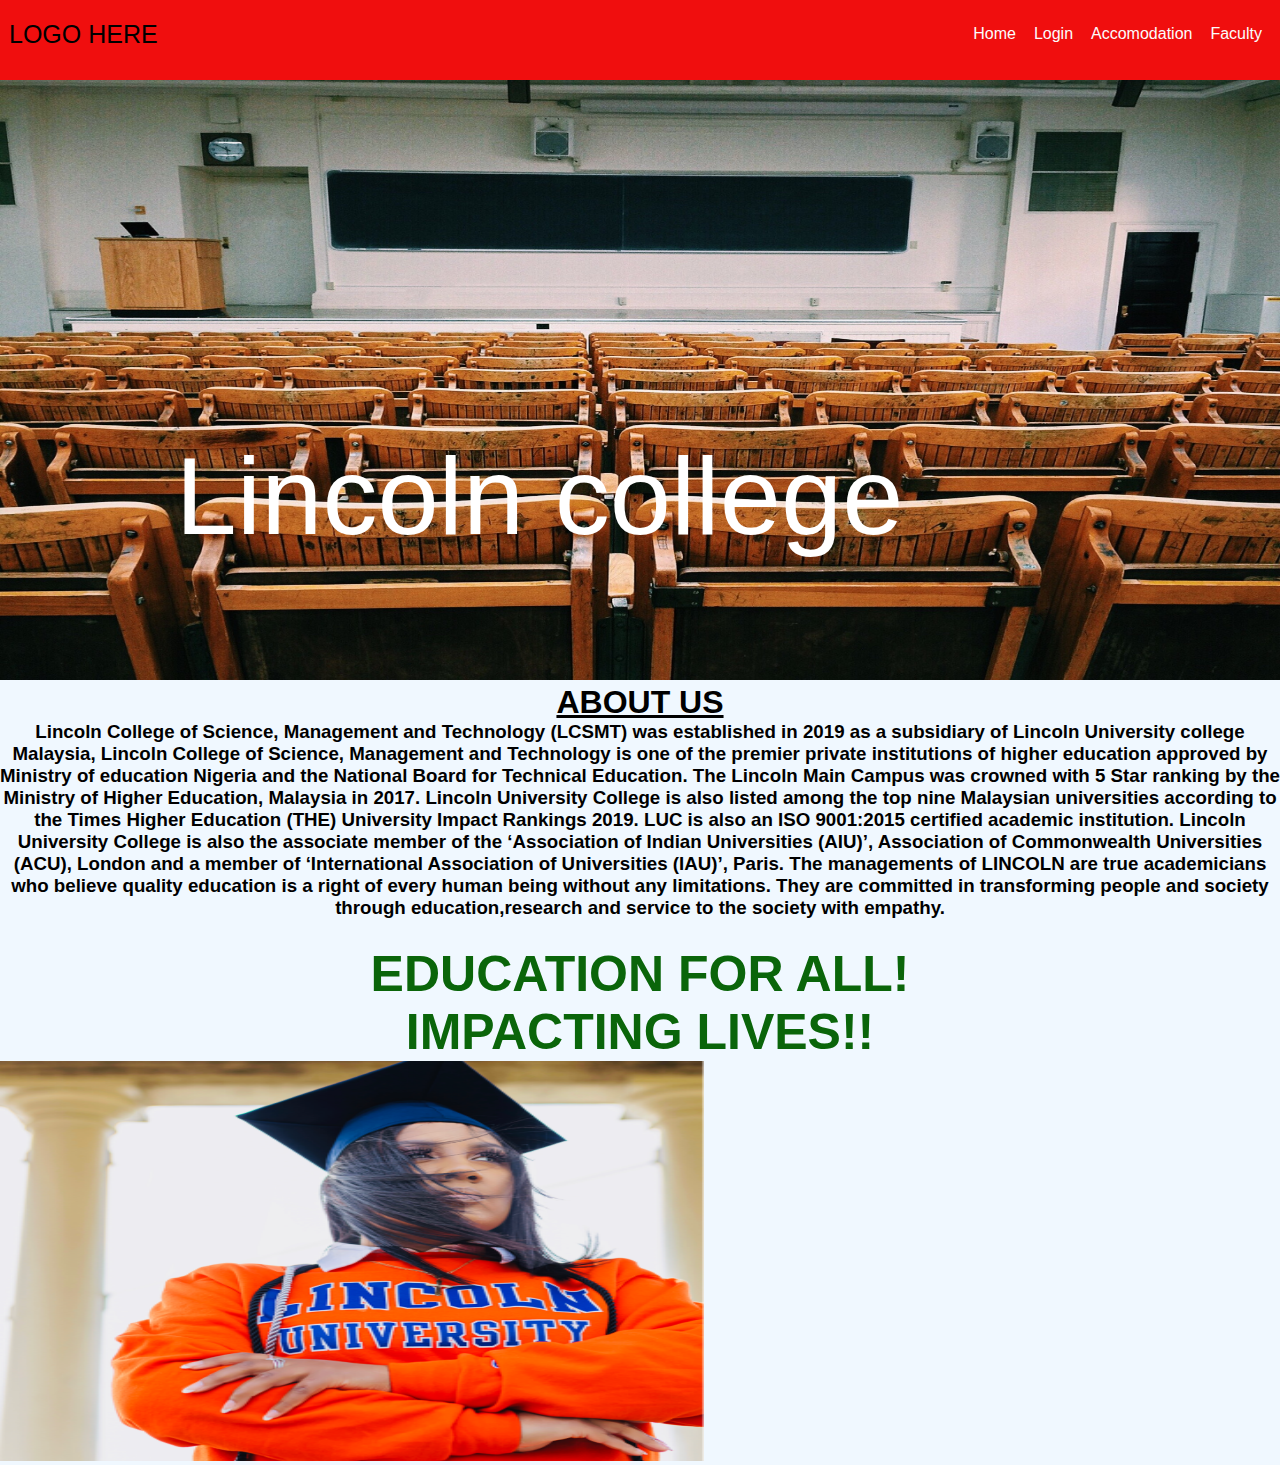
<file: about - Copy.html>
<!DOCTYPE html>
<html lang="en">
<head>
    <meta charset="UTF-8">
    <meta http-equiv="X-UA-Compatible" content="IE=edge">
    <meta name="viewport" content="width=device-width, initial-scale=1.0">
    <title>about</title>
    <link rel="stylesheet" href="about.css">
</head>
<body>
    <nav>
        <div class="logo">LOGO HERE</div>
        <div class="links">
            <li><a href="#">Home</a></li>
            <li><a href="#">Login</a></li>
            <li><a href="#">Accomodation</a></li>
            <li><a href="#">Faculty</a></li>
        </div>
    </nav>

    <!-- <div class="text">
    ABOUT US
    </div> -->
<!-- </nav> 
<div class="flex-container">   

     <div class="flex-item1">
                 <h1>about us</h1>
                 <p>Lincoln college of science management and technology,<br>is a higher institution, a subsidiary
                of Lincoln university malaysia</b></p>
            </div>
            <div class="flex-item2">
                <h1>our goals</h1>
            </div>
            <div class="flex-item3">
                <h1>aims and objectives</h1>
            </div> -->
<div class="banner">
    <img src="po1.jpg" width="100%" height="600px"><div class="centered"> Lincoln college</div>
</div>        
            <div class="my">
                <h1>ABOUT US</h1>
                 <h3>Lincoln College of Science, Management and Technology (LCSMT) was established in 2019 as a subsidiary of Lincoln University college Malaysia, Lincoln College of Science, Management and Technology is one of the premier private institutions of higher education approved by Ministry of education Nigeria and the National Board for Technical Education.
                    The Lincoln Main Campus was crowned with 5 Star ranking by the Ministry of Higher Education, Malaysia in 2017. Lincoln University College is also listed among the top nine Malaysian universities according to the Times Higher Education (THE) University Impact Rankings 2019. LUC is also an ISO 9001:2015 certified academic institution. Lincoln University College is also the associate member of the ‘Association of Indian Universities (AIU)’, Association of Commonwealth Universities (ACU), London and a member of ‘International Association of Universities (IAU)’, Paris.
                    The managements of LINCOLN are true academicians who believe quality education is a right of every human being without any limitations. They are committed in transforming people and society through education,research and service to the society with empathy.
                </h3> 
            </div>
           


            <div class="h2">
                <h2>EDUCATION FOR ALL!<BR> IMPACTING LIVES!!</h2>
            </div>
            <div class="banner2">
                <image src="project2.png" width="55%" height="400px"></image>
            </div>
       

    
    
</body>
</html>
</file>
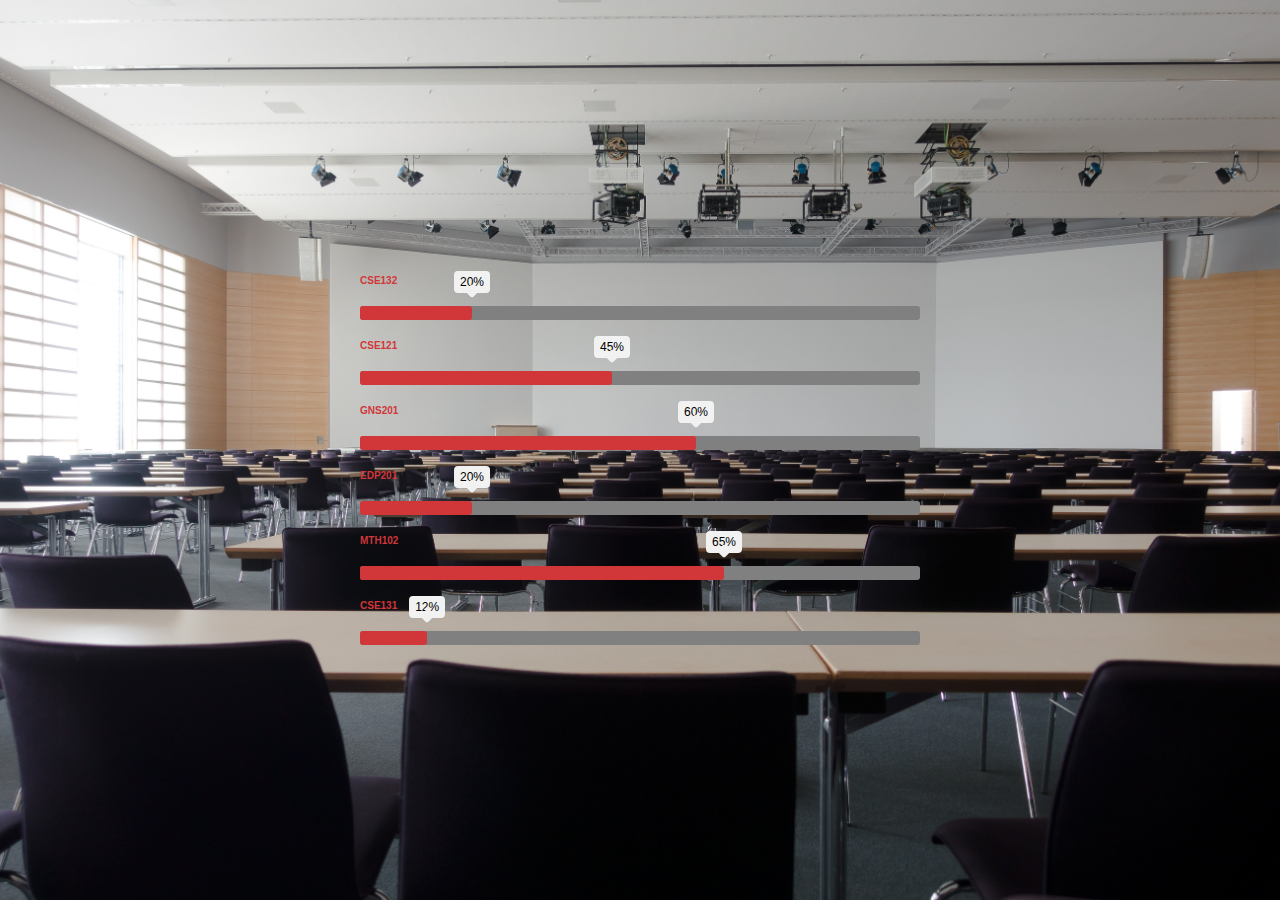
<file: accessment.html>
<!DOCTYPE html>
<html lang="en">
<head>
    <meta charset="UTF-8">
    <meta name="viewport" content="width=device-width, initial-scale=1.0">
    <link rel="stylesheet" href="style/rating.css">
    <title>ratings</title>
</head>
<body>
    

    <div class="skills">
        <div class="skill">
            <div class="skill-name">CSE132</div>
            <div class="skill-bar">
                <div class="skill-per" per="20%" style="max-width: 20%"></div>
            </div>
        </div>

        <div class="skill">
            <div class="skill-name">CSE121</div>
            <div class="skill-bar">
                <div class="skill-per" per="45%" style="max-width: 45%"></div>
            </div>
        </div>

        <div class="skill">
            <div class="skill-name">GNS201</div>
            <div class="skill-bar">
                <div class="skill-per" per="60%" style="max-width: 60%"></div>
            </div>
        </div>

        <div class="skill">
            <div class="skill-name">EDP201</div>
            <div class="skill-bar">
                <div class="skill-per" per="20%" style="max-width: 20%"></div>
            </div>
        </div>

        <div class="skill">
            <div class="skill-name">MTH102</div>
            <div class="skill-bar">
                <div class="skill-per" per="65%" style="max-width: 65%"></div>
            </div>
        </div>

        <div class="skill">
            <div class="skill-name">CSE131</div>
            <div class="skill-bar">
                <div class="skill-per" per="12%" style="max-width: 12%"></div>
            </div>
        </div>
    </div>
</body>
</html>
</file>
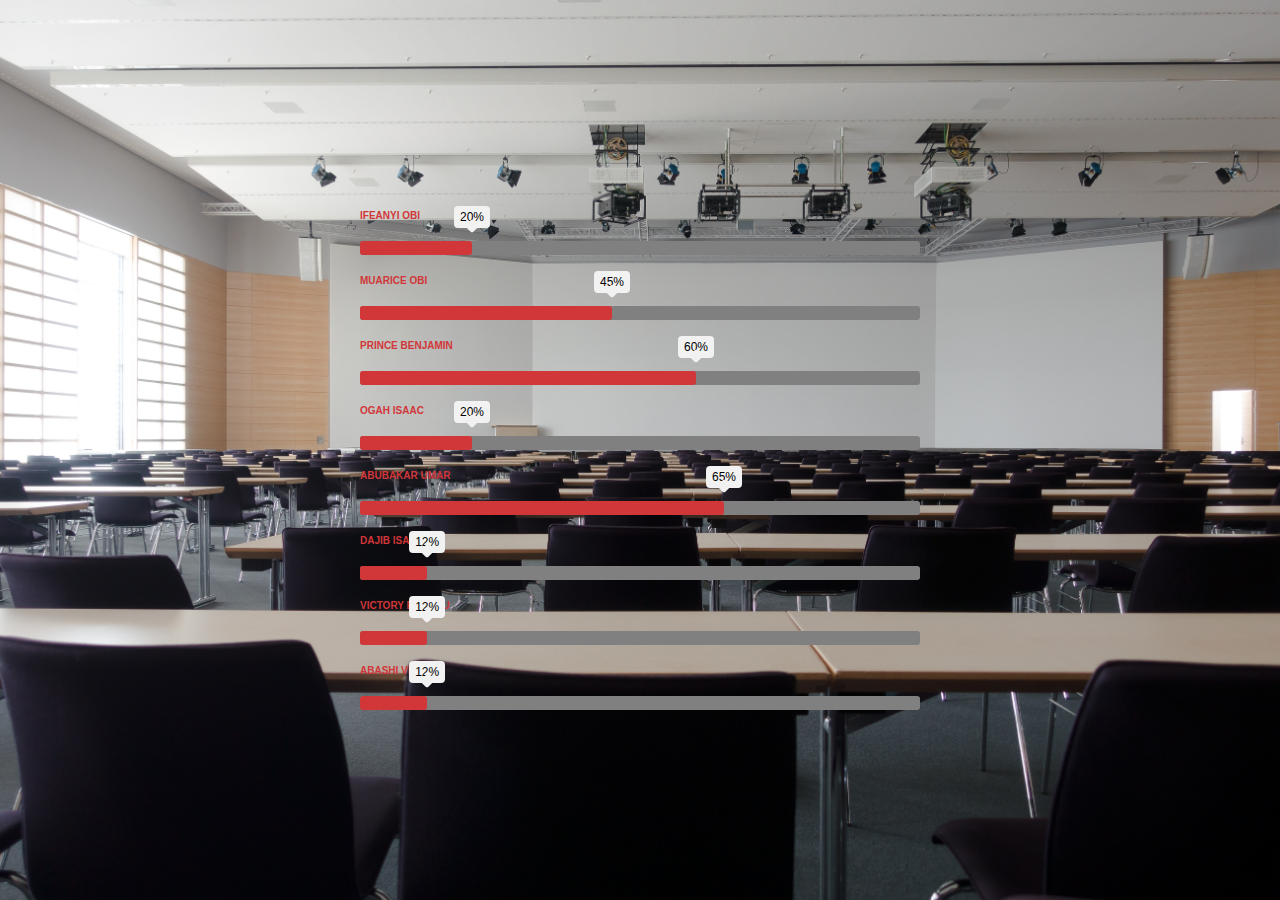
<file: accessmentstaff.html>
<!DOCTYPE html>
<html lang="en">
<head>
    <meta charset="UTF-8">
    <meta name="viewport" content="width=device-width, initial-scale=1.0">
    <link rel="stylesheet" href="style/rating.css">
    <title>ratings</title>
</head>
<body>
    

    <div class="skills">
        <div class="skill">
            <div class="skill-name">Ifeanyi Obi</div>
            <div class="skill-bar">
                <div class="skill-per" per="20%" style="max-width: 20%"></div>
            </div>
        </div>

        <div class="skill">
            <div class="skill-name">Muarice Obi</div>
            <div class="skill-bar">
                <div class="skill-per" per="45%" style="max-width: 45%"></div>
            </div>
        </div>

        <div class="skill">
            <div class="skill-name">Prince Benjamin</div>
            <div class="skill-bar">
                <div class="skill-per" per="60%" style="max-width: 60%"></div>
            </div>
        </div>

        <div class="skill">
            <div class="skill-name">Ogah Isaac</div>
            <div class="skill-bar">
                <div class="skill-per" per="20%" style="max-width: 20%"></div>
            </div>
        </div>

        <div class="skill">
            <div class="skill-name">Abubakar Umar</div>
            <div class="skill-bar">
                <div class="skill-per" per="65%" style="max-width: 65%"></div>
            </div>
        </div>

        <div class="skill">
            <div class="skill-name">Dajib Isa</div>
            <div class="skill-bar">
                <div class="skill-per" per="12%" style="max-width: 12%"></div>
            </div>
        </div>

        <div class="skill">
            <div class="skill-name">Victory Egbunu</div>
            <div class="skill-bar">
                <div class="skill-per" per="12%" style="max-width: 12%"></div>
            </div>

            <div class="skill">
                <div class="skill-name">Abashi Victor</div>
                <div class="skill-bar">
                    <div class="skill-per" per="12%" style="max-width: 12%"></div>
                </div>
            </div>

        </div>
    </div>
</body>
</html>
</file>
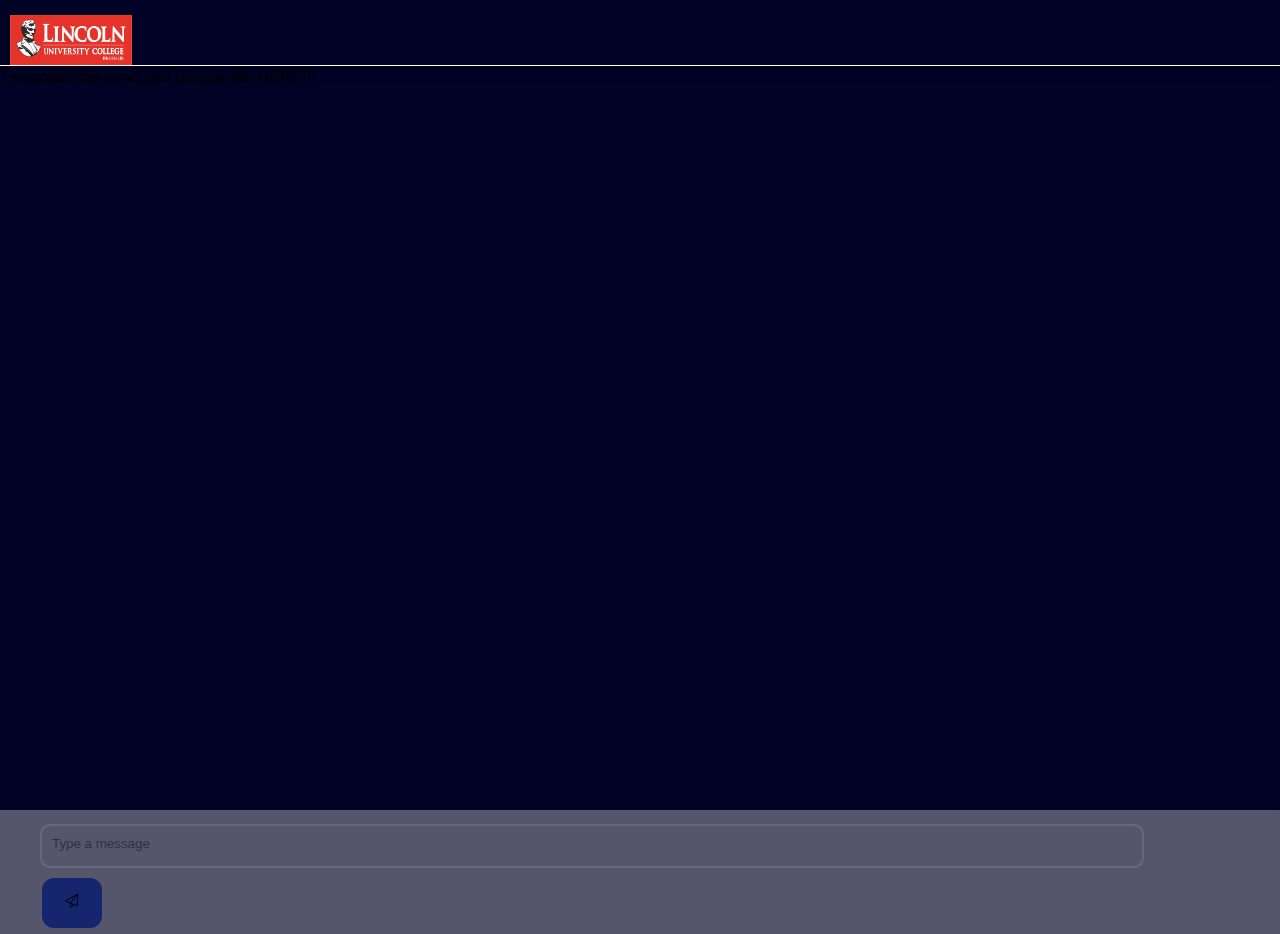
<file: chat.html>
<!DOCTYPE html>
<html lang="en">
<head>
    <meta charset="UTF-8">
    <meta name="viewport" content="width=device-width, initial-scale=1.0">
    <link rel="stylesheet" href="style.css">
    <title>LCSMT</title>
</head>
<body>
    <div class="header-area">
        <img src="image/images.png" height="50px" alt="">
    </div>
    <!--Message bar-->
    <div class="message-area" id="message-area">
       I removed the send and receive btn HERE!!!
    </div>
    <!--Typing Area-->

    <div class="text-area-cont">
        <div class="typing-area">
            <textarea name="" id="typing-box" class="typing-box" placeholder="Type a message"></textarea>
            <button class="send-button" onclick="sendMessage()"><img src="image/send.png" alt=""></button>
        </div>
    </div>
    <script src="javascript.js"></script>
</body>
</html>
<!--<div class="uploads">
                <form action="/action_page.php">
                    <input type="file" id="myFile" name="filename">
                    <input type="submit" onclick="sendUpload()">
                </form>
            </div>-->
</file>
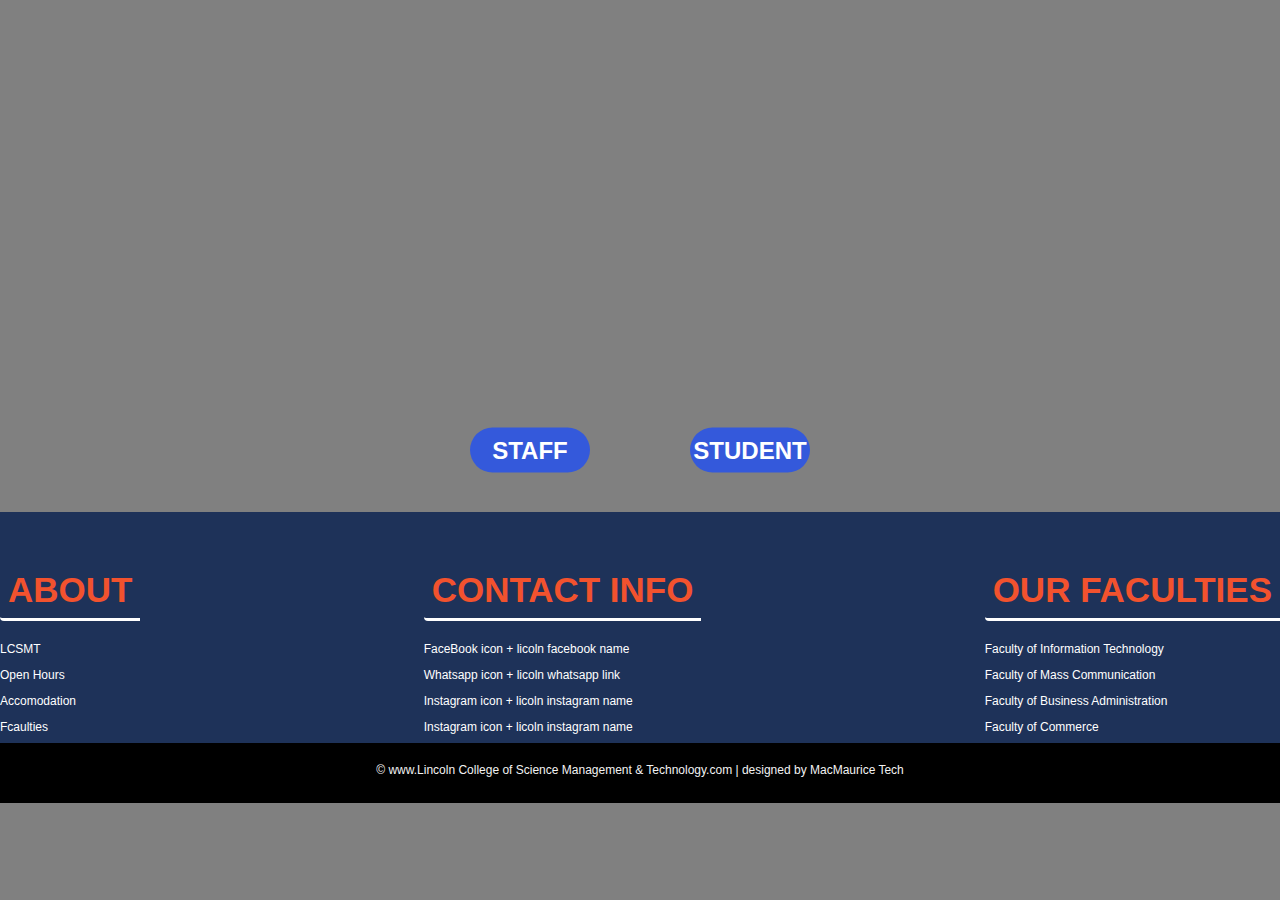
<file: choose.html>
<!DOCTYPE html>
<html lang="en">
<head>
    <meta charset="UTF-8">
    <meta http-equiv="X-UA-Compatible" content="IE=edge">
    <meta name="viewport" content="width=device-width, initial-scale=1.0">
    <style>
        *{
            padding: 0;
            margin: 0;
            font-family: sans-serif;

        }
        body{
            background: gray;
        }
        .middle{
            position: absolute;
            top: 50%;
            left: 50%;
            transform: translate(-50%, -50%);
            display: flex;
            justify-content: space-between;
            flex-direction: row;
        }
        .middle .item{
            margin: 50px;
            width: 120px;
            height: 45px;
            text-decoration: none;
            background: #3459db;
            color: #fff;
            border: none;
            border-radius: 24px;
            display: flex;
            justify-content: center;
            align-items: center;
            text-align: center; 
            transition: .5s;
        }
        .middle .item a{
            text-decoration: none;
            color: #fff;
            font-size: 24px;
        }
        .middle .item:hover{
            height: 50px;
            width: 125px;
            background: lightgray;
            background: #ccc;
        }
        /*footer*/
        footer{
            margin-top: 40%;
            background: #1e3259;
            width: 100%;
            height: 200px;
            padding-top: 50px;  
            text-decoration: none;

}
footer .cont{
    display: flex;
    justify-content: space-between;
    flex-direction: row;      
}
footer .cont h3{
    color: #f2522e;
    font-family: 'Trebuchet MS', 'Lucida Sans Unicode', 'Lucida Grande', 'Lucida Sans', Arial, sans-serif;
    font-weight: 800;
    font-size: 35px;
    padding: 8px;
    border-bottom: 3px solid #fff;
    border-bottom-left-radius: 4px;
}
footer .cont li{
    list-style: none;
    margin-bottom: 8px;
}
footer .cont a{
    color: #fff;
    text-decoration: none;
    font-size: 12px;
}
footer .bottom{
    color: #f2f2f2;
    background: #000;
    height: 40px;
    text-align: center;
    font-size: 12px;
    padding-top: 20px;
}
    </style>
    <title>portal</title>
</head>
<body>
    <div class="middle">
        <div class="item"><h3><a href="login.html">STAFF</a></h3></div>
        <div class="item"><h3><a href="login.html">STUDENT</a></h3></div>
    </div>


    <!--FOOTER-->
    <footer>
        <div class="cont">
            <div class="info-footer">
                <h3 class="hed">ABOUT</h3>
                <br>
                <li><a href="#">LCSMT</a></li>
                <li><a href="#">Open Hours</a></li>
                <li><a href="#">Accomodation</a></li>
                <li><a href="#">Fcaulties</a></li>
            </div>
            <div class="contact">
                <h3>CONTACT INFO</h3>
                <br>
                <li><a href="https://facebook.com">FaceBook icon + licoln facebook name</a></li>
                <li><a href="https://facebook.com">Whatsapp icon + licoln whatsapp link</a></li>
                <li><a href="https://facebook.com">Instagram icon + licoln instagram name</a></li>
                <li><a href="https://facebook.com">Instagram icon + licoln instagram name</a></li>
            </div>
            <div class="faculties">
                <h3>OUR FACULTIES</h3>
                <br>
                <li><a href="#">Faculty of Information Technology</a></li>
                <li><a href="#">Faculty of Mass Communication</a></li>
                <li><a href="#">Faculty of Business Administration</a></li>
                <li><a href="#">Faculty of Commerce</a></li>
            </div>
        </div>
        <div class="bottom">
            &copy; www.Lincoln College of Science Management & Technology.com | designed by MacMaurice Tech
        </div>
    </footer>
    <!--FOOTER-->
</body>
</html>
</file>
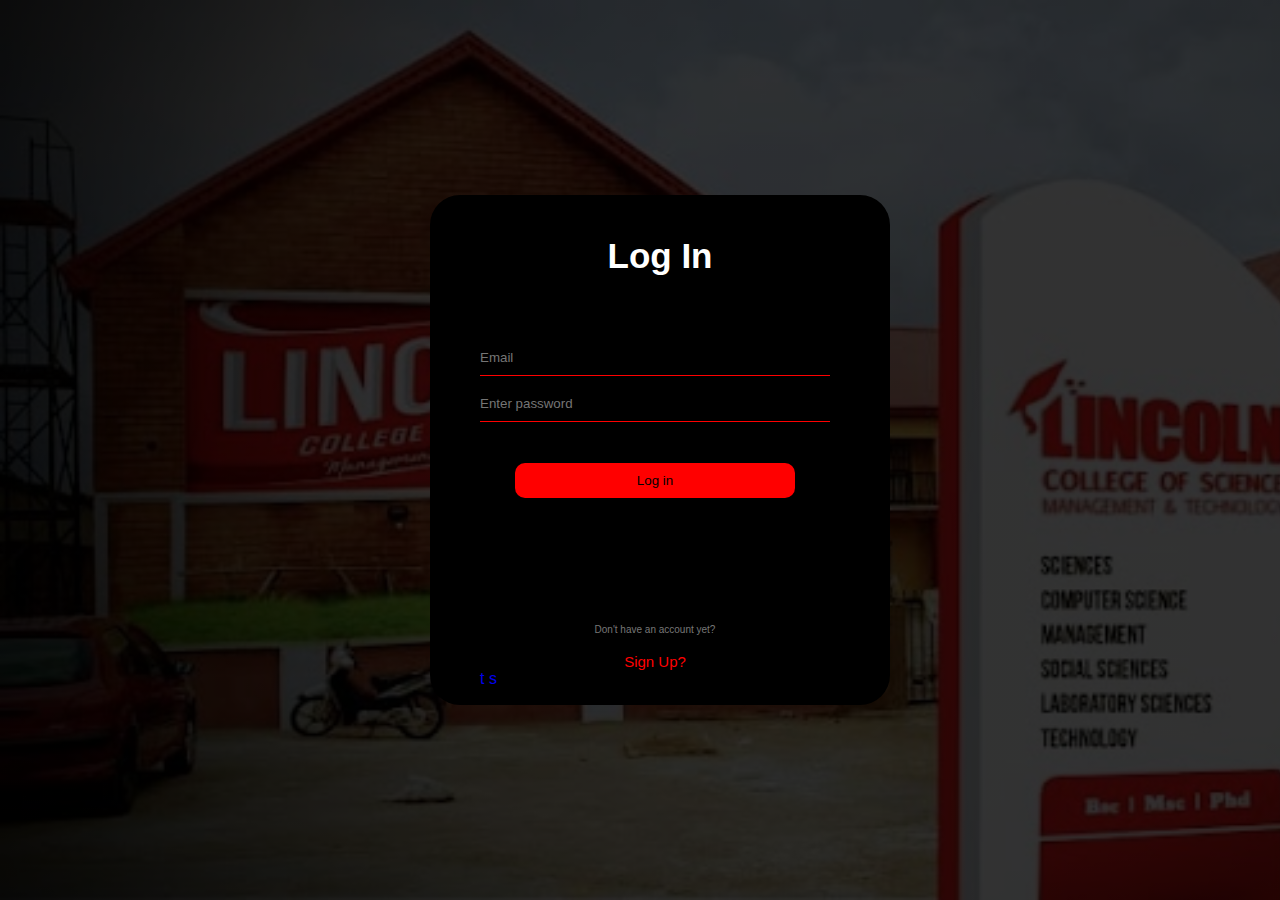
<file: login.html>
<html>

<head>
<meta charset="UTF-8">
<title>LOG IN</title>
<style>
   * {
margin: 0;
padding: 0;
font-family: sans-serif;

}

a {
    text-decoration: none;
}
.h1{
    color: darkblue;
}

body{
    display: flex;
    align-items: center;
    justify-content: center;
    min-height: 100vh;
    background: linear-gradient(rgba(0, 0, 0, 0.8), rgba(0, 0, 0, 0.8)), url("back.jpg") no-repeat;
    background-size: cover;

}

.form-box {
    width: 450px;
    height: 500px;
    position: relative;
    margin: 6% auto;
    background: black;
    border: 2px;
    border-radius: 30px;
    padding: 5px;
    left: 20px;
    overflow: hidden;

}





.input-group {
    top: 140px;
    position: absolute;
    width: 350px;
    transition: .5s;
}

.input-field {
    width: 100%;
    padding: 10px 0;
    margin: 5px 0;
    border-right: 0;
    border-top: 0;
    border-left: 0;
    border-bottom: 1px solid red;
    outline: none;
    background: transparent;
    color: white;

}

.submit-btn {
    width: 80%;
    padding: 10px 30px;
    cursor: pointer;
    display: block;
    margin: auto;
    background: red;
    border: 0;
    outline: none;
    border-radius: 10px;

}

.check-box {
margin: 30px 10px 30px 0;

}

span {
    color: #777;
    font-size: 12px;
    bottom: 68px;
    position: absolute;
}

#Login {
    left: 50px;
}


    header {
        text-align: center;
        font-size: 35px;
        font-weight: bolder;
        color: white;
    }
    p {
        color: #777;
        font-size: 10px;
         margin-bottom:0;
        padding-bottom:0;
    }
    
    .sign {
        color: red;
        font-size: 15;
    }
   
</style>

</head>

<body>
   
    <div class="form-box"><br>
       
       <br><header>Log In</header>
        <form id="Login" class="input-group">
            
            <input type="text" class="input-field" placeholder="Email" required>
            
            <input type="password"  id="password" name="password" class="input-field" placeholder="Enter password" required><br>
            
            <br>
            <br><button type="submit" class="submit-btn">Log in</button><br>
            <br>
            <br>
           <br><br><br><br><center><p>Don't have an account yet?</p><br>
            <a class="sign" href="SIGNUP.html">Sign Up?</a></center>
            <a href="staff.html">t</a>
            <a href="student.html">s</a>
        </form>
        

    </div>
    </div>

</body>
</html>
</file>
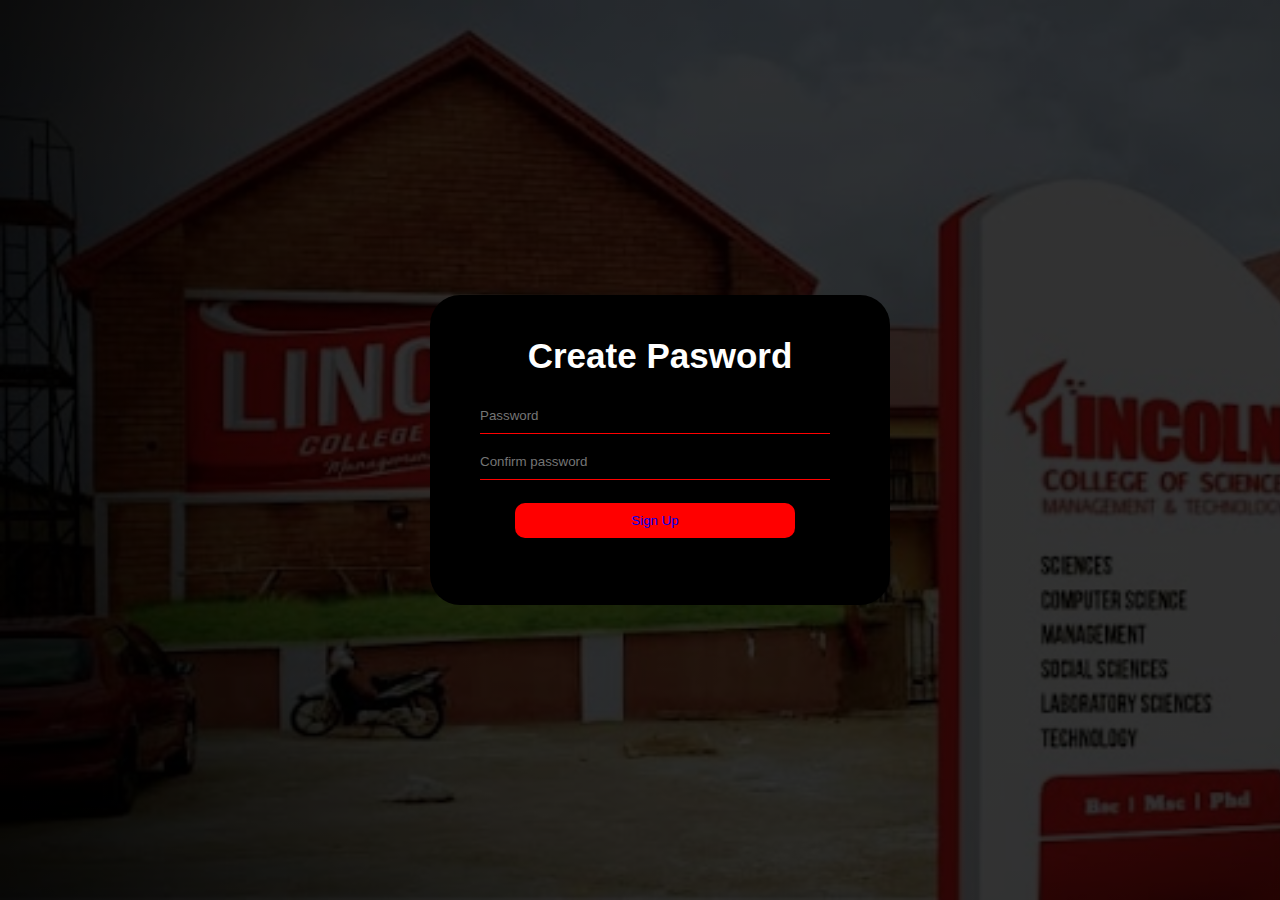
<file: password.html>
<html>

<head>
<meta charset="UTF-8">
<title>Create password</title>
<style>
   * {
margin: 0;
padding: 0;
font-family: sans-serif;

}

a {
    text-decoration: none;
}
.h1{
    color: darkblue;
}

body{
    display: flex;
    align-items: center;
    justify-content: center;
    min-height: 100vh;
    background: linear-gradient(rgba(0, 0, 0, 0.8), rgba(0, 0, 0, 0.8)), url("back.jpg") no-repeat;
    background-size: cover;

}

.form-box {
    width: 450px;
    height: 300px;
    position: relative;
    margin: 6% auto;
    background: black;
    border: 2px;
    border-radius: 30px;
    padding: 5px;
    left: 20px;
    overflow: hidden;

}





.input-group {
    top: 98px;
    position: absolute;
    width: 350px;
    transition: .5s;
}

.input-field {
    width: 100%;
    padding: 10px 0;
    margin: 5px 0;
    border-right: 0;
    border-top: 0;
    border-left: 0;
    border-bottom: 1px solid red;
    outline: none;
    background: transparent;
    color: white;

}

.submit-btn {
    width: 80%;
    padding: 10px 30px;
    cursor: pointer;
    display: block;
    margin: auto;
    background: red;
    border: 0;
    outline: none;
    border-radius: 10px;

}

.check-box {
margin: 30px 10px 30px 0;

}

span {
    color: #777;
    font-size: 12px;
    bottom: 68px;
    position: absolute;
}

#Login {
    left: 50px;
}


    header {
        text-align: center;
        font-size: 35px;
        font-weight: bolder;
        color: white;
    }
    p {
        color: white;
    
   
</style>

</head>

<body>
   
    <div class="form-box"><br>
       
       <br><header>Create Pasword</header>
        <form id="Login" class="input-group">
            
            <input type="password" class="input-field" placeholder="Password" required>
            
            <input type="password"  class="input-field" placeholder="Confirm password" required><br>
            
            <br>  
            <button type="submit" class="submit-btn"><a href="LOGIN.HTML">Sign Up</a></button>
            
            

        </form>
        

    </div>
    </div>

</body>
</html>
</file>
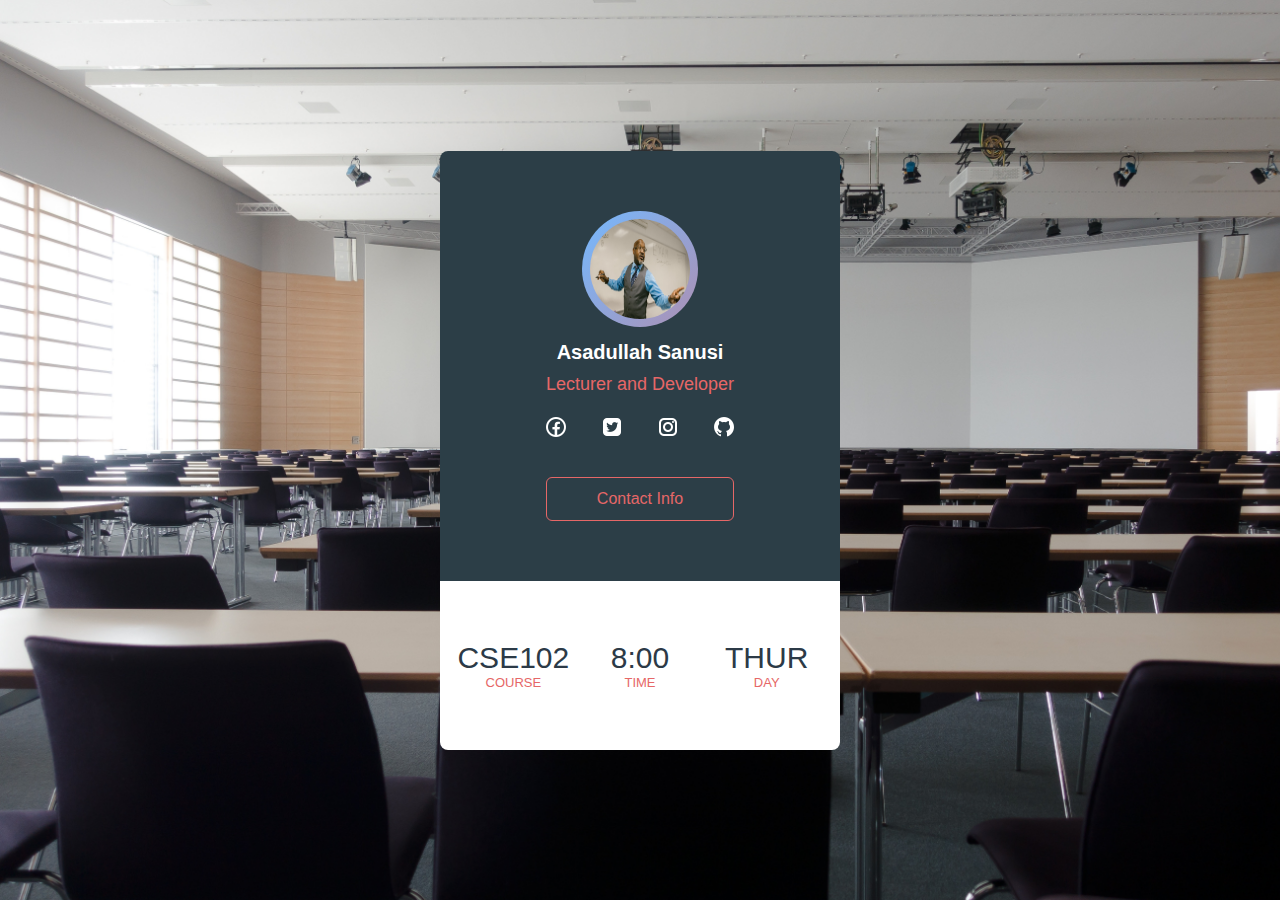
<file: profile.html>
<!DOCTYPE html>
<html lang="en">
<head>
    <meta charset="UTF-8">
    <meta name="viewport" content="width=device-width, initial-scale=1.0">
    <title>Document</title>
    <link rel="stylesheet" href="style/profile.css">
</head>
<body>
    <div class="profile-card">
        <div class="card-header">
            <div class="pic">
                <img src="image/lecturer (2).jpg" height="330px" width="500px" alt="">
            </div>
            <div class="name">Asadullah Sanusi</div>
            <div class="desc">Lecturer and Developer</div>
            <div class="sm">
                <a href="#"><img src="icon/facebookw.png" alt=""></a>
                <a href="#"><img src="icon/twitterw.png" alt=""></a>
                <a href="#"><img src="icon/instagramw.png" alt=""></a>
                <a href="#"><img src="icon/githubw.png" alt=""></a>
            </div>
            <a href="#" class="contact-btn">Contact Info</a>
        </div>
        <div class="card-footer">
            <div class="numbers">
                <div class="item">
                    <span>CSE102</span>
                    Course
                </div>
                <div class="border"></div>
                <div class="item">
                    <span>8:00</span>
                    Time  
                </div>
                <div class="border"></div>
                <div class="item">
                    <span>Thur</span>
                    Day
                </div>
            </div>
        </div>
    </div>
</body>
</html>
</file>
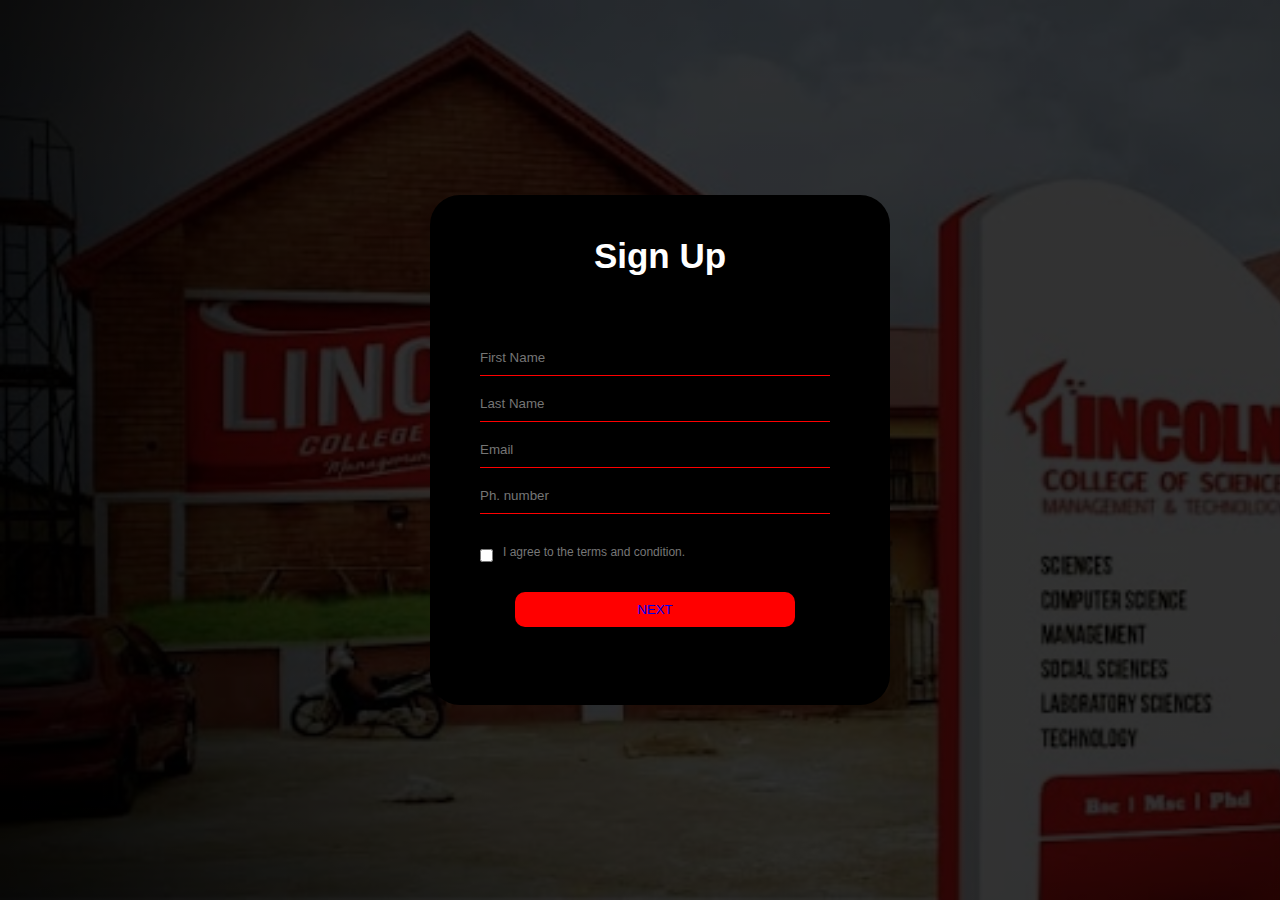
<file: SIGNUP.html>
<html>

<head>
<meta charset="UTF-8">
<title>SIGN UP</title>
<style>
   * {
margin: 0;
padding: 0;
font-family: sans-serif;

}

a {
    text-decoration: none;
}
.h1{
    color: darkblue;
}

body{
    display: flex;
    align-items: center;
    justify-content: center;
    min-height: 100vh;
    background: linear-gradient(rgba(0, 0, 0, 0.8), rgba(0, 0, 0, 0.8)), url("back.jpg") no-repeat;
    background-size: cover;

}

.form-box {
    width: 450px;
    height: 500px;
    position: relative;
    margin: 6% auto;
    background: black;
    border: 2px;
    border-radius: 30px;
    padding: 5px;
    left: 20px;
    overflow: hidden;

}

.input-group {
    top: 140px;
    position: absolute;
    width: 350px;
    transition: .5s;
}

.input-field {
    width: 100%;
    padding: 10px 0;
    margin: 5px 0;
    border-right: 0;
    border-top: 0;
    border-left: 0;
    border-bottom: 1px solid red;
    outline: none;
    background: transparent;
    color: white;
    


}

.submit-btn {
    width: 80%;
    padding: 10px 30px;
    cursor: pointer;
    display: block;
    margin: auto;
    background: red;
    border: 0;
    outline: none;
    border-radius: 10px;

}

.check-box {
margin: 30px 10px 30px 0;

}

span {
    color: #777;
    font-size: 12px;
    bottom: 68px;
    position: absolute;
}

#Login {
    left: 50px;
}


    header {
        text-align: center;
        font-size: 35px;
        font-weight: bolder;
        color: white;
    }
    p {
        color: white;
    
   
</style>

</head>

<body>
   
    <div class="form-box"><br>
       
       <br><header>Sign Up</header>
        <form id="Login" class="input-group">
            
            <input type="text" class="input-field" placeholder="First Name">
            
            <input type="text" class="input-field" placeholder="Last Name">
            
            <input type="Email" id="Email" name="Email" class="input-field" placeholder="Email" required>
            
            <input type="phonenumber" id="phonenumber" name="phonenumber" class="input-field" placeholder="Ph. number" required>
            
            
            
            <input type="checkbox" class="check-box" required><span>I agree to the terms and condition.</span>
            
            
            <button type="submit" class="submit-btn"><a href="password.html">NEXT</a></button>
            
            

        </form>
        

    </div>
    </div>

</body>
</html>
</file>
<file: about.css>
* {
    margin: 0;
    padding: 0;
    box-sizing: border-box;
    font-family: sans-serif;
    text-decoration: none;
}

a {
    font-family: 'Segoe UI', Tahoma, Geneva, Verdana, sans-serif;
}

 body{
    width: 100%;
    background-attachment: fixed;
    background-size: 100%;
    background-color: aliceblue;
    background-repeat: no-repeat;
    /* height: 50%; */
    /* width: 70%; */
    background-size: 60%;

} 


nav {
    width: 100%;
    height: 80px;
    margin: 0;
    padding: 20px 9px 0;
    display: flex;
    flex-direction: row;
    justify-content: space-between;
    background: rgb(240, 14, 14);
}
.logo {
    /* color: red;
    font-family: Cambria, Cochin, Georgia, Times, 'Times New Roman', serif;
    text-decoration: none; */
    font-size: 25px;
    font-weight: 900px;
    align-self:left;
}

.links{
    display: flex;
}
.links li{
    margin: 0 9px 0;
    list-style: none;
    margin-top: 5px;
} 
.links li a{
    text-decoration: none;
    color: #fcfcfc;
}
.logo-container{
    align-content: center;

}

.flex-container {
    display: flex;
    flex-direction: row;
    justify-content: space-between;
    align-self: center;
    
    
}
.flex-item1{
    height: 400px;
    width: 400px;
    background-color:rgb(143, 9, 9);
    text-decoration: underline;
    border-radius: 5%;
    text-align: center;

    
}
.flex-item2{
    height: 400px;
    width: 400px;
    background-color:rgb(143, 9, 9);
    border-radius: 10%;
    text-align: center;
    
}

.flex-item3{
    height: 400px;
    width: 400px;
    background-color:rgb(143, 9, 9);
    border-radius: 10%;
    text-align: center;
    text-decoration:underline;
    text-decoration:none;

}
.flex-item1 h1{
    color: gold;
    /* color:  rgb(240, 86, 86); */
    text-decoration:underline;
}

.flex-item2 h1{
    /* color:  rgb(240, 86, 86); */
    color: gold;
    text-decoration:underline;

}

.flex-item3 h1{
    color: gold;
    text-decoration:underline;

}
.flex-item1 h1 p{
    text-decoration: none;
    color:lemonchiffon;
}
.text{
    color: gold;
}
.centered {
    position: absolute;
    top: 55%;
    right: 1%;
    transform:translate(-50%, -50%);
    font-size: 110px;
    font-weight: lighter;
    color: white;
}
.my h1{
    text-decoration: underline;
    text-align: center;
}
.my h3{
    text-align: center;
    align-content: center;
}

.banner2{
    border-radius: 60px;
}

.h2 h2{
    text-align: center;
    padding-top: 2%;
    color: rgb(10, 101, 10);
    font-size: 50px;
    font-family:'Franklin Gothic Medium', 'Arial Narrow', Arial, sans-serif;
}
</file>
<file: style/rating.css>
*{
    margin: 0;
    padding: 0;
    font-family: sans-serif;
    box-sizing: border-box;
}
body{
    min-height: 100vh;
    display: flex;
    align-items: center;
    justify-content: center;
    background: url('../image/background.jpg');
    background-position: center;
    background-size: cover;
}
.skills{
    width: 100%;
    max-width: 600px;
    padding: 0 20px;
}
.skill-name{
    font-size: 10px;
    font-weight: 700;
    color: #d13639;
    text-transform: uppercase;
    margin: 20px 0;
}
.skill-bar{
    height: 14px;
    background: grey;
    border-radius: 3px;
}
.skill-per{
    height: 14px;
    background: #d13639;
    border-radius: 3px;
    position: relative;
    animation: fillBars 2.5s 1;
}
.skill-per::before{
    content: attr(per);
    position: absolute;
    padding: 4px 6px;
    background: #f2f2f2;
    border-radius: 4px;
    font-size: 12px;
    top: -35px;
    right: 0;
    transform: translateX(50%);
}
.skill-per::after{
    content: "";
    position: absolute;
    width: 10px;
    height: 10px;
    background: #f1f1f1;
    top: -20px;
    right: 0;
    /*to make those pointy corners*/
    transform: translateX(50%) rotate(45deg);
    border-radius: 2px;
    /*to make those pointy corners*/
}
@keyframes fillBars{
    from{
        width: 0;
    }
    to{
        width: 100%;
    }
}
</file>
<file: style.css>
*{
    padding: 0;
    margin: 0;
    font-family: sans-serif;
}
body{
    background: #010326;
}
.header-area{
    height: 50px;
    background: none;
    box-shadow: 0 0.25rem 0.25rem rgba(0, 0, 0, 0.2), 0 0 1rem rgba(0, 0, 0, 0.2);
    color: #fff;
    border-bottom: 1px solid #fff;
    padding: 15px 10px 0;
}
.message-area{
    height: 80%;
    padding: 3px;
    margin-bottom: 80vh;
}

.typing-area{
    margin-top: 4px;
    padding: 14px 40px 4px;
    height: 8%;
    display: flex;
    flex-direction: column;
}
.typing-box{
    width: 90%;
    height: 100%;
    background-color: lightgray;
    color: #111;
    border-radius: 10px;
    resize: none;
    padding: 10px 10px 0;
    border: 2px solid #fff;
    opacity: 1;
}
.text-area-cont{
    width: 100%;
    background: lightgray;
    opacity: 0.4;
}
.send-button{
    border: 0;
    border-radius: 12px;
    height: 50px;
    width: 5%;
    background: #3459db;
    color: #fff;
    padding: 10px 0 10px;
    font-size: 18px;
    margin: 10px 2px 2px;
    cursor: pointer;
}
.send-button:hover{
    box-shadow: 0 0.25rem 0.25rem rgba(0, 0, 0, 0.2), 0 0 1rem rgba(0, 0, 0, 0.2);
}
.message-box{
    margin-top: 14px;
}
.others-message-box{
}
.my-message-box{
    text-align: right;
    background: ;  
    bottom: -7px;
}
.my-message-box pre{
    color: lightgray;
}
.message{
    max-width: 70%;
    border-radius: 5px;
    padding: 5px;
   box-shadow: 0 0.25px 0.25px lightgray, 0 0 3px lightgray;
}
.my-message{
    float: right;
    background: #3498db;
    color: #fff;

}
.others-message{
    float: left;
    background: #fff;
}
.seperator{
    width: 100%;
    height: 10px;
}
</file>
<file: style/profile.css>
*{
    padding: 0;
    margin: 0;
    font-family: sans-serif;
    box-sizing: border-box;
    text-decoration: none;
}
body{
    height: 100vh;
    background: url('../image/background.jpg') no-repeat;
    background-size: cover;
    display: flex;
    align-items: center;
    justify-content: center;
}
.profile-card{
    width: 400px;
    text-align: center;
    border-radius: 8px;
    overflow: hidden;
}
.card-header{
    background: #2c3e47;
    padding: 60px 40px;
}
.pic{
    display: inline-block;
    padding: 8px;
    background: linear-gradient(130deg, #74b9ff, #e66767);
    margin: auto;
    border-radius: 50%;
    background-size: 200% 200%;
    animation: animated-gradient 2s linear infinite;
}

@keyframes animated-gradient{
    25%{
        background-position: left bottom;
    }
    50%{
        background-position: right bottom;
    }
    75%{
        background-position: right top;
    }
    100%{
        background-position: left top;
    }
}
.pic img{
    display: block;
    width: 100px;
    height: 100px;
    border-radius: 50%;
}

.name{
    color: #fff;
    font-size: 20px;
    font-weight: 600;
    margin: 10px 0;
}
.desc{
    font-size: 18px;
    color: #e66767;
}

.sm{
    display: flex;
    justify-content: center;
    margin: 20px 0;
}

.sm a{
    width: 56px;
}

.contact-btn{
    display: inline-block;
    padding: 12px 50px;
    color: #e66767;
    border: 1px solid #e66767;
    border-radius: 6px;
    margin-top: 14px;
    transition: .3s linear;
}
.contact-btn:hover{
    background: #e66767;
    color: #fff;
}
.card-footer{
    background: #fff;
    padding: 60px 10px;
}
.numbers{
    display: flex;
    align-items: center;
}
.item{
    flex: 1;
    text-transform: uppercase;
    font-size: 13px;
    color: #e66767;
}
.item span{
    display: block;
    color: #2c3a47;
    font-size: 30px;
}
</file>
